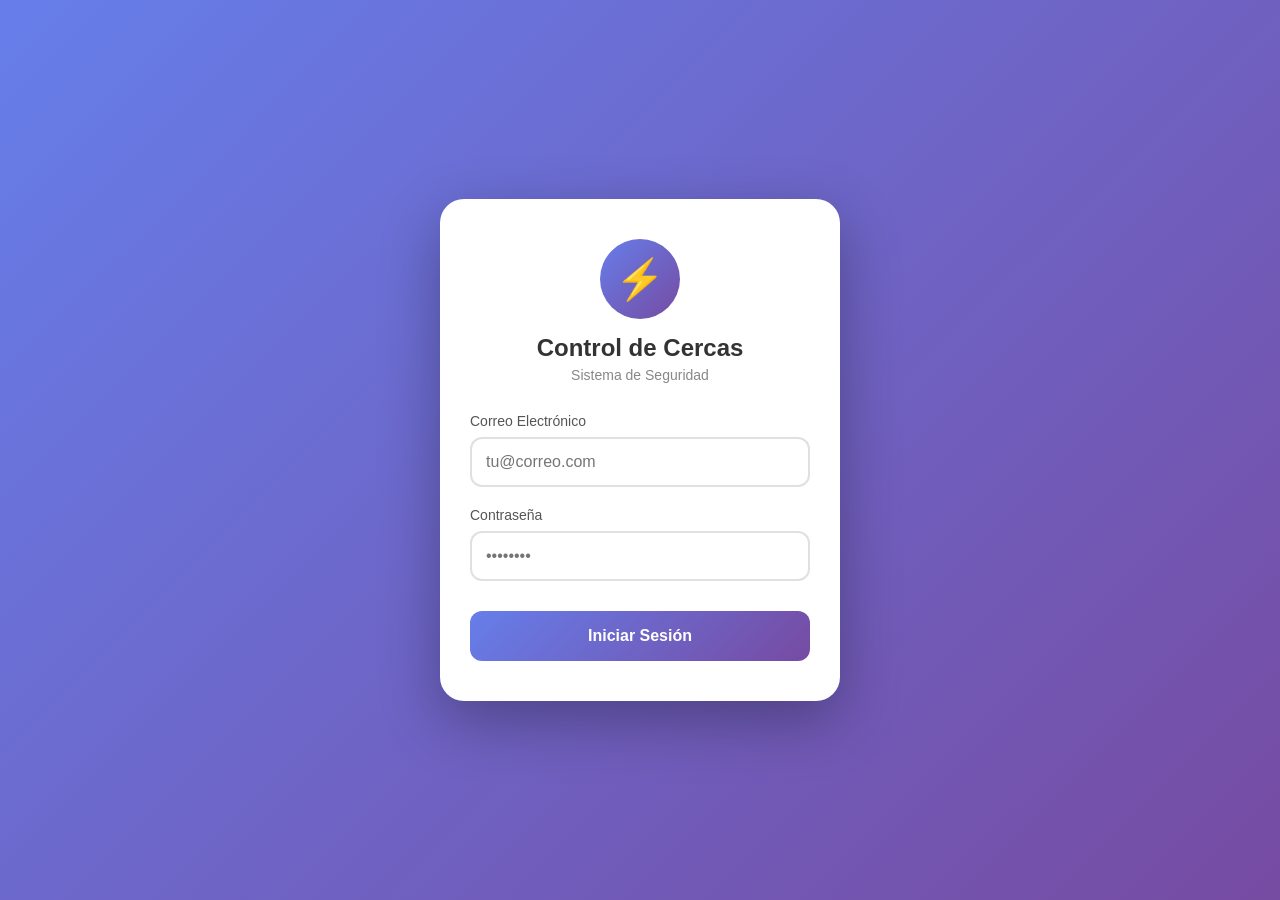
<file: App.html>
<!DOCTYPE html>
<html lang="es">

<head>
    <meta charset="UTF-8">
    <meta name="viewport" content="width=device-width, initial-scale=1.0">
    <title>Control de Cerca Eléctrica</title>

    <!-- PWA Meta Tags -->
    <meta name="description" content="Sistema de control y seguridad para cerca eléctrica y alarma de pánico">
    <meta name="theme-color" content="#667eea">
    <meta name="apple-mobile-web-app-capable" content="yes">
    <meta name="apple-mobile-web-app-status-bar-style" content="black-translucent">
    <meta name="apple-mobile-web-app-title" content="Cerca Control">

    <!-- iOS Icons -->
    <link rel="apple-touch-icon" href="cercas.png">

    <!-- Manifest -->
    <link rel="manifest" href="manifest.json">

    <!-- Favicon -->
    <link rel="icon" type="image/png" href="cercas.png">

    <style>
        * {
            margin: 0;
            padding: 0;
            box-sizing: border-box;
        }

        body {
            font-family: 'Segoe UI', Tahoma, Geneva, Verdana, sans-serif;
            background: linear-gradient(135deg, #667eea 0%, #764ba2 100%);
            min-height: 100vh;
            display: flex;
            justify-content: center;
            align-items: center;
            padding: 20px;
        }

        .container {
            width: 100%;
            max-width: 400px;
        }

        /* ============================================
           LOGIN SCREEN STYLES
           ============================================ */
        .login-screen {
            background: white;
            border-radius: 24px;
            padding: 40px 30px;
            box-shadow: 0 20px 60px rgba(0, 0, 0, 0.3);
            animation: fadeIn 0.5s ease;
        }

        .logo {
            text-align: center;
            margin-bottom: 30px;
        }

        .logo-icon {
            width: 80px;
            height: 80px;
            background: linear-gradient(135deg, #667eea 0%, #764ba2 100%);
            border-radius: 50%;
            display: flex;
            align-items: center;
            justify-content: center;
            margin: 0 auto 15px;
            font-size: 40px;
        }

        .logo h1 {
            color: #333;
            font-size: 24px;
            margin-bottom: 5px;
        }

        .logo p {
            color: #888;
            font-size: 14px;
        }

        .input-group {
            margin-bottom: 20px;
        }

        .input-group label {
            display: block;
            color: #555;
            font-size: 14px;
            margin-bottom: 8px;
            font-weight: 500;
        }

        .input-group input {
            width: 100%;
            padding: 14px;
            border: 2px solid #e0e0e0;
            border-radius: 12px;
            font-size: 16px;
            transition: all 0.3s;
        }

        .input-group input:focus {
            outline: none;
            border-color: #667eea;
            box-shadow: 0 0 0 3px rgba(102, 126, 234, 0.1);
        }

        .login-btn {
            width: 100%;
            padding: 16px;
            background: linear-gradient(135deg, #667eea 0%, #764ba2 100%);
            color: white;
            border: none;
            border-radius: 12px;
            font-size: 16px;
            font-weight: 600;
            cursor: pointer;
            transition: transform 0.2s;
            margin-top: 10px;
        }

        .login-btn:active {
            transform: scale(0.98);
        }

        .login-btn:disabled {
            opacity: 0.6;
            cursor: not-allowed;
        }

        .error-message {
            background: #fee2e2;
            color: #dc2626;
            padding: 12px;
            border-radius: 8px;
            font-size: 14px;
            margin-top: 15px;
            display: none;
        }

        .error-message.show {
            display: block;
        }

        /* ============================================
           MAIN SCREEN WITH TABS
           ============================================ */
        .main-screen {
            display: none;
            animation: fadeIn 0.5s ease;
            position: relative;
            min-height: 100vh;
        }

        /* Contenedor principal con padding para tabs fijos */
        .main-content {
            padding-bottom: 90px;
            /* Espacio para los tabs fijos */
        }

        .header {
            background: white;
            border-radius: 24px;
            padding: 25px;
            margin-bottom: 20px;
            box-shadow: 0 10px 30px rgba(0, 0, 0, 0.2);
            text-align: center;
        }

        .header h2 {
            color: #333;
            font-size: 22px;
            margin-bottom: 5px;
        }

        .header .status {
            color: #888;
            font-size: 14px;
        }

        .status-dot {
            display: inline-block;
            width: 8px;
            height: 8px;
            background: #4ade80;
            border-radius: 50%;
            margin-right: 5px;
            animation: pulse 2s infinite;
        }

        /* Tabs Navigation - FIJOS EN LA PARTE INFERIOR */
        .tabs-nav {
            position: fixed;
            bottom: 20px;
            left: 50%;
            transform: translateX(-50%);
            width: calc(100% - 40px);
            max-width: 360px;
            background: white;
            border-radius: 20px;
            padding: 10px;
            box-shadow: 0 -5px 30px rgba(0, 0, 0, 0.3);
            display: flex;
            gap: 10px;
            z-index: 1000;
        }

        .tab-btn {
            flex: 1;
            padding: 14px 10px;
            background: transparent;
            border: none;
            border-radius: 14px;
            font-size: 13px;
            font-weight: 600;
            color: #888;
            cursor: pointer;
            transition: all 0.3s;
            display: flex;
            flex-direction: column;
            align-items: center;
            gap: 5px;
        }

        .tab-icon {
            font-size: 24px;
            display: block;
        }

        .tab-label {
            font-size: 12px;
            display: block;
        }

        .tab-btn.active {
            background: linear-gradient(135deg, #667eea 0%, #764ba2 100%);
            color: white;
        }

        .tab-btn:active {
            transform: scale(0.95);
        }

        /* Tab Content */
        .tab-content {
            display: none;
        }

        .tab-content.active {
            display: block;
        }

        /* ============================================
           HOME TAB - CONTROL BUTTONS
           ============================================ */
        .controls {
            display: grid;
            gap: 20px;
        }

        .control-card {
            background: white;
            border-radius: 24px;
            padding: 30px;
            box-shadow: 0 10px 30px rgba(0, 0, 0, 0.2);
            transition: transform 0.2s;
        }

        .control-card:active {
            transform: scale(0.98);
        }

        .control-header {
            display: flex;
            align-items: center;
            margin-bottom: 20px;
        }

        .control-icon {
            width: 60px;
            height: 60px;
            border-radius: 16px;
            display: flex;
            align-items: center;
            justify-content: center;
            font-size: 30px;
            margin-right: 15px;
        }

        .fence-icon {
            background: linear-gradient(135deg, #fbbf24 0%, #f59e0b 100%);
        }

        .alarm-icon {
            background: linear-gradient(135deg, #ef4444 0%, #dc2626 100%);
        }

        .control-info h3 {
            color: #333;
            font-size: 18px;
            margin-bottom: 5px;
        }

        .control-info p {
            color: #888;
            font-size: 13px;
        }

        .toggle-btn {
            width: 100%;
            padding: 16px;
            border: none;
            border-radius: 12px;
            font-size: 16px;
            font-weight: 600;
            cursor: pointer;
            transition: all 0.3s;
        }

        .toggle-btn:disabled {
            opacity: 0.6;
            cursor: not-allowed;
        }

        .btn-off {
            background: #e5e7eb;
            color: #6b7280;
        }

        .btn-on {
            color: white;
        }

        .fence-btn-on {
            background: linear-gradient(135deg, #fbbf24 0%, #f59e0b 100%);
            box-shadow: 0 4px 15px rgba(251, 191, 36, 0.4);
        }

        .alarm-btn-on {
            background: linear-gradient(135deg, #ef4444 0%, #dc2626 100%);
            box-shadow: 0 4px 15px rgba(239, 68, 68, 0.4);
        }

        /* ============================================
           SETTINGS TAB
           ============================================ */
        .settings-card {
            background: white;
            border-radius: 24px;
            padding: 25px;
            box-shadow: 0 10px 30px rgba(0, 0, 0, 0.2);
            margin-bottom: 20px;
        }

        .settings-card h3 {
            color: #333;
            font-size: 18px;
            margin-bottom: 15px;
        }

        .settings-item {
            padding: 15px 0;
            border-bottom: 1px solid #e5e7eb;
        }

        .settings-item:last-child {
            border-bottom: none;
        }

        .settings-item-header {
            display: flex;
            justify-content: space-between;
            align-items: center;
            margin-bottom: 5px;
        }

        .settings-item-header h4 {
            color: #333;
            font-size: 16px;
            font-weight: 600;
        }

        .settings-item p {
            color: #888;
            font-size: 14px;
        }

        .settings-value {
            color: #667eea;
            font-weight: 600;
        }

        /* Logout Button */
        .logout-btn {
            width: 100%;
            padding: 16px;
            background: linear-gradient(135deg, #ef4444 0%, #dc2626 100%);
            color: white;
            border: none;
            border-radius: 16px;
            font-size: 15px;
            font-weight: 600;
            cursor: pointer;
            margin-top: 20px;
            transition: all 0.3s;
            box-shadow: 0 4px 15px rgba(239, 68, 68, 0.3);
        }

        .logout-btn:active {
            transform: scale(0.98);
        }

        /* Loading Spinner */
        .spinner {
            border: 3px solid rgba(255, 255, 255, 0.3);
            border-top: 3px solid white;
            border-radius: 50%;
            width: 20px;
            height: 20px;
            animation: spin 1s linear infinite;
            display: inline-block;
            margin-left: 10px;
        }

        /* ============================================
           ANIMATIONS
           ============================================ */
        @keyframes fadeIn {
            from {
                opacity: 0;
                transform: translateY(20px);
            }

            to {
                opacity: 1;
                transform: translateY(0);
            }
        }

        @keyframes pulse {

            0%,
            100% {
                opacity: 1;
            }

            50% {
                opacity: 0.5;
            }
        }

        @keyframes spin {
            0% {
                transform: rotate(0deg);
            }

            100% {
                transform: rotate(360deg);
            }
        }

        /* ============================================
           RESPONSIVE DESIGN
           ============================================ */
        @media (max-width: 480px) {
            .login-screen {
                padding: 30px 20px;
            }

            .control-card {
                padding: 25px 20px;
            }

            .settings-card {
                padding: 20px;
            }

            .tabs-nav {
                width: calc(100% - 30px);
                bottom: 15px;
            }

            .tab-icon {
                font-size: 22px;
            }

            .tab-label {
                font-size: 11px;
            }
        }

        /* Para pantallas muy pequeñas */
        @media (max-width: 360px) {
            .tab-label {
                display: none;
                /* Ocultar texto en pantallas muy pequeñas */
            }

            .tab-btn {
                padding: 12px;
            }
        }
    </style>
</head>

<body>
    <div class="container">
        <!-- ============================================
             LOGIN SCREEN
             ============================================ -->
        <div class="login-screen" id="loginScreen">
            <div class="logo">
                <div class="logo-icon">⚡</div>
                <h1>Control de Cercas</h1>
                <p>Sistema de Seguridad</p>
            </div>

            <form id="loginForm">
                <div class="input-group">
                    <label for="email">Correo Electrónico</label>
                    <input type="email" id="email" placeholder="tu@correo.com" required>
                </div>

                <div class="input-group">
                    <label for="password">Contraseña</label>
                    <input type="password" id="password" placeholder="••••••••" required>
                </div>

                <button type="submit" class="login-btn" id="loginBtn">
                    Iniciar Sesión
                </button>

                <div class="error-message" id="errorMessage"></div>
            </form>
        </div>

        <!-- ============================================
             MAIN SCREEN WITH TABS
             ============================================ -->
        <div class="main-screen" id="mainScreen">
            <!-- Header con estado de conexión -->
            <div class="header">
                <h2>Panel de Control</h2>
                <p class="status">
                    <span class="status-dot"></span>
                    <span id="connectionStatus">Conectando...</span>
                </p>
            </div>

            <!-- Contenedor de contenido con padding inferior para los tabs fijos -->
            <div class="main-content">
                <!-- ============================================
                     TAB: INICIO (Control de dispositivos)
                     ============================================ -->
                <div class="tab-content active" id="homeTab">
                    <div class="controls">
                        <!-- Cerca Eléctrica -->
                        <div class="control-card">
                            <div class="control-header">
                                <div class="control-icon fence-icon">⚡</div>
                                <div class="control-info">
                                    <h3>Cerca Eléctrica</h3>
                                    <p id="fenceStatus">Estado: Apagada</p>
                                </div>
                            </div>
                            <button class="toggle-btn btn-off" id="fenceBtn" onclick="activateFence()">
                                Activar Cerca
                            </button>
                        </div>

                        <!-- Alarma Sónica (Pánico) -->
                        <div class="control-card">
                            <div class="control-header">
                                <div class="control-icon alarm-icon">🔔</div>
                                <div class="control-info">
                                    <h3>Alarma de Pánico</h3>
                                    <p id="alarmStatus">Estado: Apagada</p>
                                </div>
                            </div>
                            <button class="toggle-btn btn-off" id="alarmBtn" onclick="activatePanicAlarm()">
                                Activar Alarma
                            </button>
                        </div>
                    </div>
                </div>

                <!-- ============================================
                     TAB: CONFIGURACIÓN
                     ============================================ -->
                <div class="tab-content" id="settingsTab">
                    <!-- Información de la cuenta -->
                    <div class="settings-card">
                        <h3>Cuenta</h3>
                        <div class="settings-item">
                            <div class="settings-item-header">
                                <h4>Usuario</h4>
                            </div>
                            <p id="userEmail">Cargando...</p>
                        </div>
                        <div class="settings-item">
                            <div class="settings-item-header">
                                <h4>UID</h4>
                            </div>
                            <p id="userUid" style="font-size: 12px; word-break: break-all;">Cargando...</p>
                        </div>
                    </div>

                    <!-- Información del dispositivo -->
                    <div class="settings-card">
                        <h3>Dispositivo</h3>
                        <div class="settings-item">
                            <div class="settings-item-header">
                                <h4>ID del Dispositivo</h4>
                            </div>
                            <p id="deviceIdDisplay" style="font-size: 12px; word-break: break-all;">No asignado</p>
                        </div>
                        <div class="settings-item">
                            <div class="settings-item-header">
                                <h4>Estado de Conexión</h4>
                            </div>
                            <p id="deviceStatus">Verificando...</p>
                        </div>
                    </div>

                    <!-- Modal -->
                    <div id="deviceModal" class="modal">
                        <div class="modal-content">
                            <h3>Editar ID del Dispositivo</h3>

                            <input type="text" id="deviceIdInput" placeholder="Ingrese el ID del dispositivo">

                            <div class="modal-buttons">
                                <button onclick="saveDeviceId()" class="save-btn">Guardar</button>
                                <button onclick="deleteDeviceId()" class="delete-btn">Borrar</button>
                                <button onclick="closeModal()" class="cancel-btn">Cancelar</button>
                            </div>
                        </div>
                    </div>

                    <!-- Sección para futuras configuraciones -->
                    <div class="settings-card">
                        <h3>Configuraciones Avanzadas</h3>
                        <div class="settings-item">
                            <p style="color: #888; text-align: center;">
                                Próximamente: temporizadores, notificaciones, y más...
                            </p>
                        </div>
                    </div>

                    <!-- Botón de Cerrar Sesión (dentro de configuración) -->
                    <button class="logout-btn" onclick="logout()">
                        🚪 Cerrar Sesión
                    </button>
                </div>
            </div>

            <!-- Navegación de Tabs (FIJA ABAJO) -->
            <div class="tabs-nav">
                <button class="tab-btn active" onclick="switchTab('home')">
                    <span class="tab-icon">🏠</span>
                    <span class="tab-label">Inicio</span>
                </button>
                <button class="tab-btn" onclick="switchTab('settings')">
                    <span class="tab-icon">⚙️</span>
                    <span class="tab-label">Configuración</span>
                </button>
            </div>
        </div>
    </div>

    <script>
        // ============================================
        // VARIABLES GLOBALES
        // ============================================

        // API Key de Firebase (la misma que usas en tu app C#)
        const FIREBASE_API_KEY = "AIzaSyB4MxzITRJUg0xRvIWQPpFo-FLtUgzo3Ls";

        // ID del proyecto de Firebase
        const PROJECT_ID = "cercaselectricas-a52a4";

        // Variables para almacenar datos del usuario y dispositivo
        let currentUid = null;          // UID del usuario autenticado
        let currentEmail = null;        // Email del usuario
        let currentDeviceId = null;     // ID del dispositivo asignado al usuario
        let isProcessing = false;       // Flag para prevenir múltiples clicks

        // ============================================
        // FUNCIÓN: Inicialización al cargar la página
        // ============================================
        window.onload = function () {
            // Intentar recuperar sesión guardada del localStorage
            const savedUid = localStorage.getItem('uid');
            const savedEmail = localStorage.getItem('email');

            // Si hay una sesión guardada, ir directo al panel principal
            if (savedUid && savedEmail) {
                currentUid = savedUid;
                currentEmail = savedEmail;
                showMainScreen();
            }
        };

        // ============================================
        // FUNCIÓN: Manejo del formulario de login
        // ============================================
        document.getElementById('loginForm').addEventListener('submit', async function (e) {
            // Prevenir el comportamiento por defecto del formulario (recargar página)
            e.preventDefault();

            // Obtener valores de los campos de entrada
            const email = document.getElementById('email').value.trim();
            const password = document.getElementById('password').value;

            // Validar que los campos no estén vacíos
            if (!email || !password) {
                showError("Por favor ingresa correo y contraseña");
                return;
            }

            // Deshabilitar el botón de login mientras se procesa
            const loginBtn = document.getElementById('loginBtn');
            loginBtn.disabled = true;
            loginBtn.innerHTML = 'Iniciando sesión...<span class="spinner"></span>';

            // Ocultar mensaje de error previo
            hideError();

            try {
                // Llamar a Firebase Authentication API
                const success = await loginWithFirebase(email, password);

                if (success) {
                    // Si el login es exitoso, mostrar la pantalla principal
                    showMainScreen();
                }
            } catch (error) {
                // Si hay un error, mostrarlo al usuario
                showError("Error de conexión. Intenta de nuevo.");
            } finally {
                // Rehabilitar el botón de login
                loginBtn.disabled = false;
                loginBtn.innerHTML = 'Iniciar Sesión';
            }
        });

        // ============================================
        // FUNCIÓN: Autenticación con Firebase
        // ============================================
        async function loginWithFirebase(email, password) {
            // Construir la URL del endpoint de Firebase Authentication
            const url = `https://identitytoolkit.googleapis.com/v1/accounts:signInWithPassword?key=${FIREBASE_API_KEY}`;

            // Preparar el payload (datos) que se enviarán
            const payload = {
                email: email,
                password: password,
                returnSecureToken: true  // Solicitar token de seguridad
            };

            try {
                // Hacer la petición HTTP POST a Firebase
                const response = await fetch(url, {
                    method: 'POST',
                    headers: {
                        'Content-Type': 'application/json'
                    },
                    body: JSON.stringify(payload)  // Convertir objeto a JSON
                });

                // Si la respuesta no es exitosa (401, 400, etc.)
                if (!response.ok) {
                    const errorData = await response.json();

                    // Mostrar mensaje de error específico según el código
                    if (errorData.error.message === 'EMAIL_NOT_FOUND') {
                        showError("Correo no registrado");
                    } else if (errorData.error.message === 'INVALID_PASSWORD') {
                        showError("Contraseña incorrecta");
                    } else {
                        showError("Correo o contraseña incorrectos");
                    }
                    return false;
                }

                // Si la respuesta es exitosa, parsear el JSON de respuesta
                const data = await response.json();

                // Guardar datos del usuario en variables globales
                currentUid = data.localId;      // UID del usuario
                currentEmail = data.email;       // Email del usuario

                // Guardar en localStorage para mantener la sesión
                localStorage.setItem('uid', currentUid);
                localStorage.setItem('email', currentEmail);

                console.log("Login exitoso. UID:", currentUid);
                return true;

            } catch (error) {
                // Capturar errores de red u otros errores
                console.error("Error en login:", error);
                showError("Error de conexión. Verifica tu internet.");
                return false;
            }
        }

        // ============================================
        // FUNCIÓN: Mostrar pantalla principal
        // ============================================
        async function showMainScreen() {
            // Ocultar pantalla de login
            document.getElementById('loginScreen').style.display = 'none';

            // Mostrar pantalla principal
            document.getElementById('mainScreen').style.display = 'block';

            // Actualizar información del usuario en la pestaña de configuración
            document.getElementById('userEmail').textContent = currentEmail;
            document.getElementById('userUid').textContent = currentUid;

            // Cargar el dispositivo asignado al usuario
            await loadDevice();
        }

        // ============================================
        // FUNCIÓN: Cargar dispositivo desde Firestore
        // ============================================
        async function loadDevice() {
            // Actualizar estado de conexión
            document.getElementById('connectionStatus').textContent = 'Cargando dispositivo...';

            // Construir URL de Firestore para hacer una consulta (runQuery)
            const url = `https://firestore.googleapis.com/v1/projects/${PROJECT_ID}/databases/(default)/documents:runQuery`;

            // Preparar la consulta estructurada
            // Esta consulta busca en la colección "Devices" donde ownerUid == currentUid
            const payload = {
                structuredQuery: {
                    from: [{ collectionId: "Devices" }],  // Colección a consultar
                    where: {
                        fieldFilter: {
                            field: { fieldPath: "ownerUid" },  // Campo a filtrar
                            op: "EQUAL",                        // Operador de comparación
                            value: { stringValue: currentUid }  // Valor a comparar
                        }
                    },
                    limit: 1  // Solo necesitamos 1 resultado
                }
            };

            try {
                // Hacer la petición HTTP POST a Firestore
                const response = await fetch(url, {
                    method: 'POST',
                    headers: {
                        'Content-Type': 'application/json'
                    },
                    body: JSON.stringify(payload)
                });

                // Si la respuesta no es exitosa
                if (!response.ok) {
                    console.error("Error consultando Firestore");
                    document.getElementById('connectionStatus').textContent = 'Error de conexión';
                    document.getElementById('deviceStatus').textContent = 'Error al conectar';
                    return;
                }

                // Parsear la respuesta JSON
                const data = await response.json();

                console.log("Respuesta de Firestore:", data);

                // Verificar si se encontró algún dispositivo
                if (!data || data.length === 0 || !data[0].document) {
                    // No hay dispositivo asignado
                    console.log("No hay dispositivo asignado");
                    document.getElementById('connectionStatus').textContent = 'Sin dispositivo';
                    document.getElementById('deviceIdDisplay').textContent = 'No asignado';
                    document.getElementById('deviceStatus').textContent = 'No hay dispositivo vinculado';

                    // Deshabilitar botones de control
                    document.getElementById('fenceBtn').disabled = true;
                    document.getElementById('alarmBtn').disabled = true;
                    return;
                }

                // Extraer el nombre completo del documento (path completo)
                const documentName = data[0].document.name;

                // El ID del documento es la última parte del path
                // Ejemplo: "projects/.../databases/.../documents/Devices/ABC123"
                // Queremos solo "ABC123"
                currentDeviceId = documentName.split('/').pop();

                console.log("Device ID asignado:", currentDeviceId);

                // Actualizar UI con la información del dispositivo
                document.getElementById('connectionStatus').textContent = 'Sistema conectado';
                document.getElementById('deviceIdDisplay').textContent = currentDeviceId;
                document.getElementById('deviceStatus').textContent = 'Conectado y listo';

                // Habilitar botones de control
                document.getElementById('fenceBtn').disabled = false;
                document.getElementById('alarmBtn').disabled = false;

            } catch (error) {
                // Capturar errores de red u otros errores
                console.error("Error al cargar dispositivo:", error);
                document.getElementById('connectionStatus').textContent = 'Error de conexión';
                document.getElementById('deviceStatus').textContent = 'Error al conectar';
            }
        }

        // ============================================
        // FUNCIÓN: Enviar comando a Firestore
        // ============================================
        async function sendCommand(command) {
            // Verificar que hay un dispositivo asignado
            if (!currentDeviceId) {
                alert("No hay dispositivo asignado. Ve a Configuración para más detalles.");
                return false;
            }

            // Prevenir múltiples clicks mientras se procesa
            if (isProcessing) {
                return false;
            }

            isProcessing = true;

            // Construir URL de Firestore para actualizar el documento
            // updateMask.fieldPaths especifica qué campos actualizar
            const url = `https://firestore.googleapis.com/v1/projects/${PROJECT_ID}/databases/(default)/documents/Devices/${currentDeviceId}?updateMask.fieldPaths=command&updateMask.fieldPaths=lastUpdate`;

            // Preparar el payload con los campos a actualizar
            const payload = {
                fields: {
                    command: { stringValue: command },  // El comando a ejecutar
                    lastUpdate: { timestampValue: new Date().toISOString() }  // Timestamp actual
                }
            };

            try {
                // Hacer la petición HTTP PATCH a Firestore (PATCH actualiza campos específicos)
                const response = await fetch(url, {
                    method: 'PATCH',
                    headers: {
                        'Content-Type': 'application/json'
                    },
                    body: JSON.stringify(payload)
                });

                // Si la respuesta no es exitosa
                if (!response.ok) {
                    const errorText = await response.text();
                    console.error("Error al enviar comando:", errorText);
                    alert("Error al enviar comando. Intenta de nuevo.");
                    return false;
                }

                // Comando enviado exitosamente
                console.log(`Comando ${command} enviado correctamente`);
                console.log(`UID: ${currentUid}, Device: ${currentDeviceId}`);

                return true;

            } catch (error) {
                // Capturar errores de red u otros errores
                console.error("Error al enviar comando:", error);
                alert("Error de conexión. Verifica tu internet.");
                return false;
            } finally {
                // Siempre rehabilitar el procesamiento después de 1 segundo
                setTimeout(() => {
                    isProcessing = false;
                }, 1000);
            }
        }

        // ============================================
        // FUNCIÓN: Activar Cerca Eléctrica
        // ============================================
        async function activateFence() {
            // Obtener referencias a elementos del DOM
            const btn = document.getElementById('fenceBtn');
            const status = document.getElementById('fenceStatus');

            // Guardar texto original del botón
            const originalText = btn.textContent;

            // Mostrar estado de "enviando"
            btn.disabled = true;
            btn.textContent = 'Enviando...';

            // Enviar el comando "ACTIVATE_FENCE" a Firestore
            const success = await sendCommand("ACTIVATE_FENCE");

            if (success) {
                // Si el comando se envió exitosamente, actualizar UI
                status.textContent = 'Estado: Activada ⚡';
                status.style.color = '#f59e0b';

                // Cambiar estilo del botón temporalmente
                btn.className = 'toggle-btn btn-on fence-btn-on';
                btn.textContent = '✓ Activada';

                // Después de 3 segundos, regresar al estado original
                setTimeout(() => {
                    btn.className = 'toggle-btn btn-off';
                    btn.textContent = originalText;
                    status.textContent = 'Estado: Apagada';
                    status.style.color = '#888';
                }, 3000);
            } else {
                // Si hubo un error, regresar al estado original
                btn.textContent = originalText;
            }

            // Rehabilitar el botón
            btn.disabled = false;
        }

        // ============================================
        // FUNCIÓN: Activar Alarma de Pánico
        // ============================================
        async function activatePanicAlarm() {
            // Obtener referencias a elementos del DOM
            const btn = document.getElementById('alarmBtn');
            const status = document.getElementById('alarmStatus');

            // Guardar texto original del botón
            const originalText = btn.textContent;

            // Mostrar estado de "enviando"
            btn.disabled = true;
            btn.textContent = 'Enviando...';

            // Enviar el comando "PANIC_ALARM" a Firestore
            const success = await sendCommand("PANIC_ALARM");

            if (success) {
                // Si el comando se envió exitosamente, actualizar UI
                status.textContent = 'Estado: Activada 🔔';
                status.style.color = '#ef4444';

                // Cambiar estilo del botón temporalmente
                btn.className = 'toggle-btn btn-on alarm-btn-on';
                btn.textContent = '✓ Activada';

                // Después de 3 segundos, regresar al estado original
                setTimeout(() => {
                    btn.className = 'toggle-btn btn-off';
                    btn.textContent = originalText;
                    status.textContent = 'Estado: Apagada';
                    status.style.color = '#888';
                }, 3000);
            } else {
                // Si hubo un error, regresar al estado original
                btn.textContent = originalText;
            }

            // Rehabilitar el botón
            btn.disabled = false;
        }

        // ============================================
        // FUNCIÓN: Cambiar entre tabs
        // ============================================
        function switchTab(tabName) {
            // Obtener todos los botones de tabs
            const tabButtons = document.querySelectorAll('.tab-btn');

            // Obtener todos los contenidos de tabs
            const tabContents = document.querySelectorAll('.tab-content');

            // Remover clase 'active' de todos los botones
            tabButtons.forEach(btn => btn.classList.remove('active'));

            // Remover clase 'active' de todos los contenidos
            tabContents.forEach(content => content.classList.remove('active'));

            // Activar el tab seleccionado
            if (tabName === 'home') {
                // Activar tab de Inicio
                tabButtons[0].classList.add('active');
                document.getElementById('homeTab').classList.add('active');
            } else if (tabName === 'settings') {
                // Activar tab de Configuración
                tabButtons[1].classList.add('active');
                document.getElementById('settingsTab').classList.add('active');
            }
        }

        // ============================================
        // FUNCIÓN: Cerrar sesión
        // ============================================
        function logout() {
            // Limpiar variables globales
            currentUid = null;
            currentEmail = null;
            currentDeviceId = null;

            // Limpiar localStorage (borrar sesión guardada)
            localStorage.removeItem('uid');
            localStorage.removeItem('email');

            // Limpiar campos del formulario de login
            document.getElementById('email').value = '';
            document.getElementById('password').value = '';

            // Ocultar pantalla principal
            document.getElementById('mainScreen').style.display = 'none';

            // Mostrar pantalla de login
            document.getElementById('loginScreen').style.display = 'block';

            // Regresar al tab de inicio
            switchTab('home');

            console.log("Sesión cerrada");
        }

        // ============================================
        // FUNCIONES AUXILIARES: Mostrar/Ocultar errores
        // ============================================
        function showError(message) {
            const errorDiv = document.getElementById('errorMessage');
            errorDiv.textContent = message;
            errorDiv.classList.add('show');
        }

        function hideError() {
            const errorDiv = document.getElementById('errorMessage');
            errorDiv.classList.remove('show');
        }

        // ============================================
        // REGISTRO DEL SERVICE WORKER (PWA)
        // ============================================
        if ('serviceWorker' in navigator) {
            // Esperar a que la página cargue completamente
            window.addEventListener('load', () => {
                navigator.serviceWorker.register('/service-worker.js')
                    .then((registration) => {
                        console.log('✅ Service Worker registrado correctamente:', registration.scope);

                        // Verificar si hay actualizaciones del service worker
                        registration.addEventListener('updatefound', () => {
                            const newWorker = registration.installing;

                            newWorker.addEventListener('statechange', () => {
                                if (newWorker.state === 'installed' && navigator.serviceWorker.controller) {
                                    // Hay una nueva versión disponible
                                    console.log('🔄 Nueva versión disponible');

                                    // Opcional: Mostrar notificación al usuario
                                    if (confirm('Hay una nueva versión disponible. ¿Recargar la app?')) {
                                        newWorker.postMessage({ type: 'SKIP_WAITING' });
                                        window.location.reload();
                                    }
                                }
                            });
                        });
                    })
                    .catch((error) => {
                        console.log('❌ Error al registrar Service Worker:', error);
                    });

                // Recargar cuando el service worker tome control
                let refreshing = false;
                navigator.serviceWorker.addEventListener('controllerchange', () => {
                    if (!refreshing) {
                        window.location.reload();
                        refreshing = true;
                    }
                });
            });
        } else {
            console.log('⚠️ Service Workers no son soportados en este navegador');
        }

        // ============================================
        // EVENTO: Instalar PWA (botón de instalación)
        // ============================================
        let deferredPrompt;

        window.addEventListener('beforeinstallprompt', (e) => {
            // Prevenir que Chrome muestre el prompt automáticamente
            e.preventDefault();
            // Guardar el evento para usarlo después
            deferredPrompt = e;

            console.log('💡 App lista para instalarse como PWA');

            // Aquí podrías mostrar un botón de "Instalar App" si quisieras
            // Por ahora solo mostramos en consola
        });

        // Detectar cuando se instala la PWA
        window.addEventListener('appinstalled', () => {
            console.log('✅ PWA instalada correctamente');
            deferredPrompt = null;
        });
    </script>
</body>

</html>
</file>
